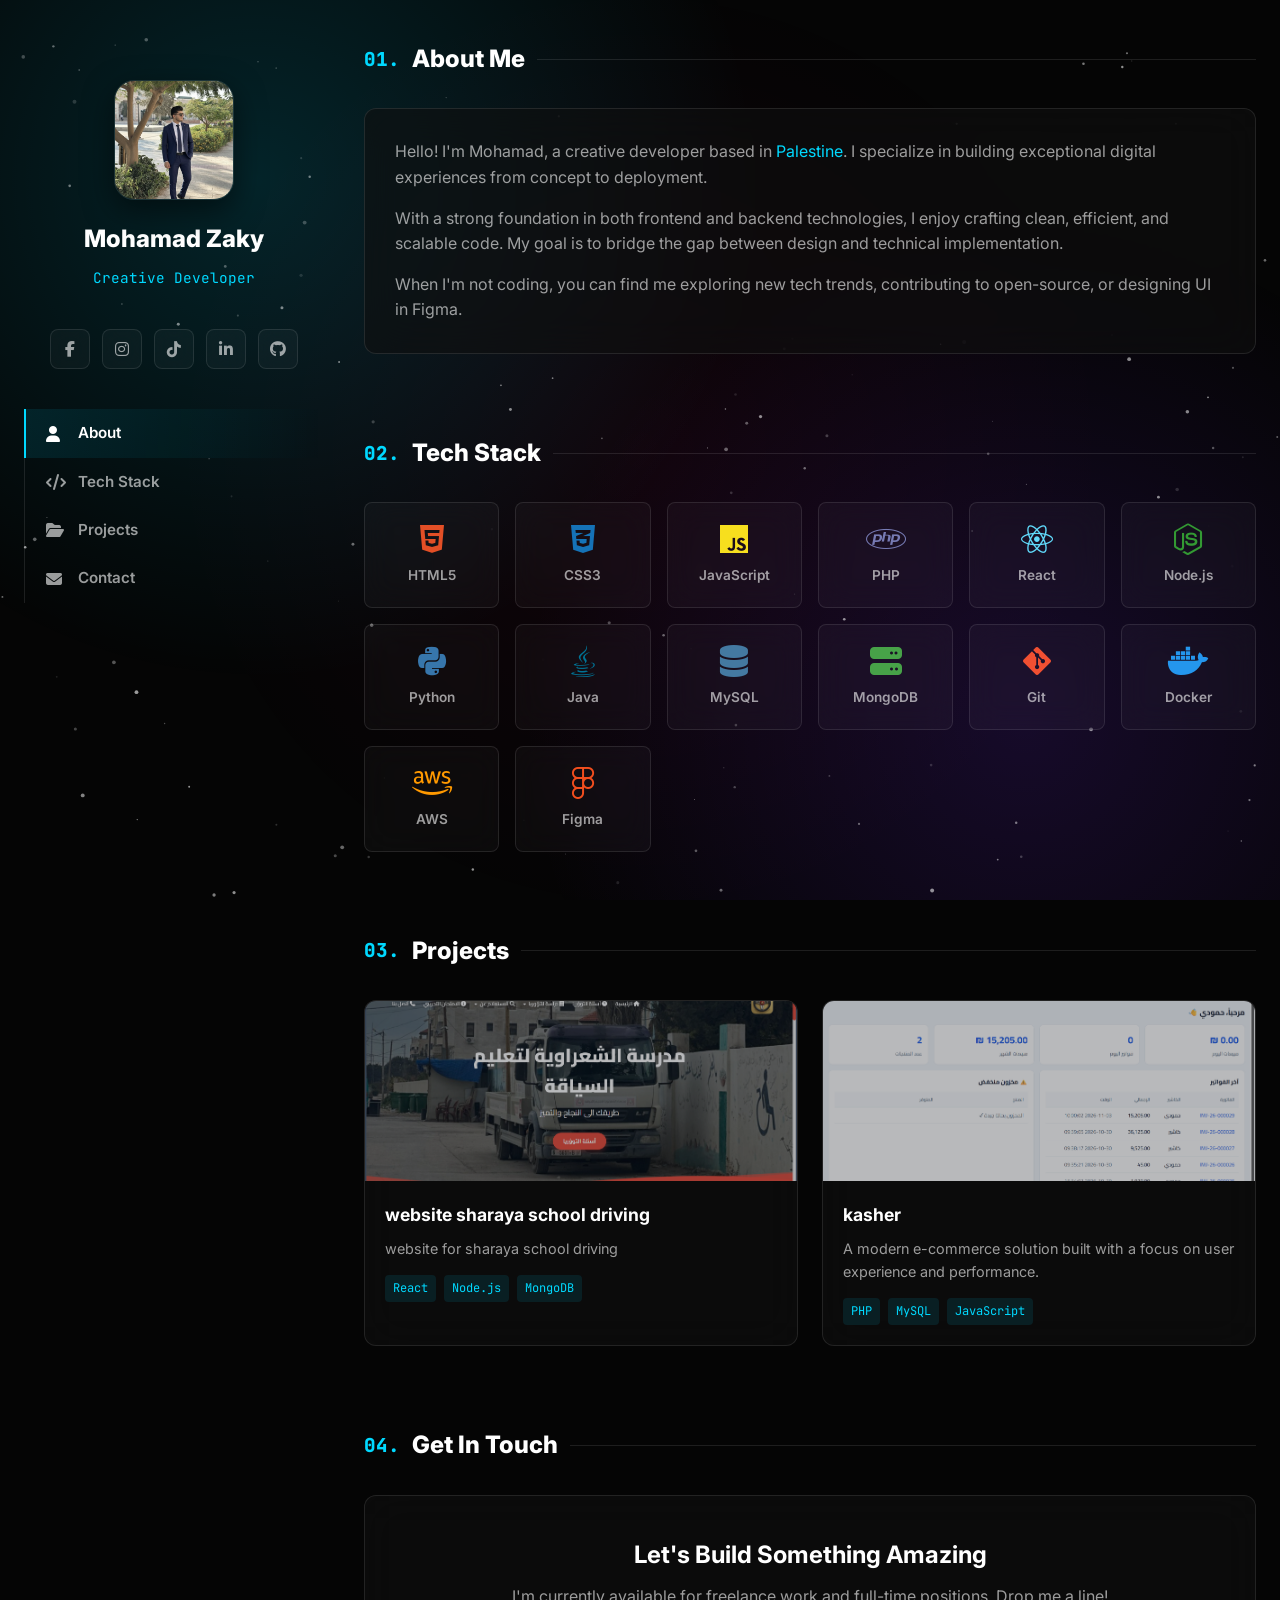
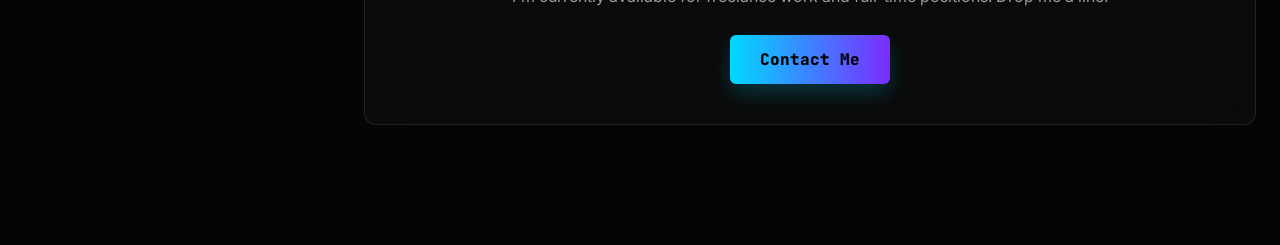
<file: index.html>
<!DOCTYPE html>
<html lang="en">
<head>
    <meta charset="UTF-8">
    <meta name="viewport" content="width=device-width, initial-scale=1.0">
    <title>Mohamad Zaky | Creative Developer</title>
    <!-- 仅保留必要的图标库 -->
     <link rel="shortcut icon" type="image/x-icon" href="img/m.png">
    <link rel="stylesheet" href="https://cdnjs.cloudflare.com/ajax/libs/font-awesome/6.5.1/css/all.min.css">
    <link href="https://fonts.googleapis.com/css2?family=Inter:wght@300;400;600;800&family=JetBrains+Mono:wght@400;600&family=Poppins:wght@400;600;800&display=swap" rel="stylesheet">
    <style>
        /* ================= 设计系统变量 ================= */
        :root {
            --bg-primary: #050505;
            --bg-card: rgba(15, 15, 15, 0.6);
            --bg-card-solid: #12141c;
            --border-color: rgba(255, 255, 255, 0.1);
            --text-primary: #ffffff;
            --text-secondary: rgba(255, 255, 255, 0.6);
            --accent-color: #00d9ff;
            --accent-purple: #7b2cff;
            --accent-pink: #ff0080;
            --font-main: 'Inter', 'Poppins', sans-serif;
            --font-code: 'JetBrains Mono', monospace;
        }

        /* ================= RESET ================= */
        * {
            margin: 0;
            padding: 0;
            box-sizing: border-box;
        }

        html {
            scroll-behavior: smooth;
        }

        body {
            font-family: var(--font-main);
            color: var(--text-primary);
            line-height: 1.6;
            overflow-x: hidden;
            display: flex;
            flex-direction: column;
            background: var(--bg-primary); /* 备用纯色背景 */
        }

        /* 滚动条美化 */
        ::-webkit-scrollbar {
            width: 8px;
        }
        ::-webkit-scrollbar-track {
            background: var(--bg-primary);
        }
        ::-webkit-scrollbar-thumb {
            background: var(--border-color);
            border-radius: 4px;
        }
        ::-webkit-scrollbar-thumb:hover {
            background: var(--accent-color);
        }

        /* ================= 动态极光背景 ================= */
        .aurora-bg {
            position: fixed;
            top: 0;
            left: 0;
            width: 100%;
            height: 100%;
            z-index: -2;
            background: 
                radial-gradient(circle at 20% 20%, rgba(0, 217, 255, 0.15) 0%, transparent 40%),
                radial-gradient(circle at 80% 80%, rgba(123, 44, 255, 0.15) 0%, transparent 40%),
                radial-gradient(circle at 50% 50%, rgba(255, 0, 128, 0.05) 0%, transparent 60%);
            animation: auroraShift 10s ease-in-out infinite alternate;
        }

        @keyframes auroraShift {
            0% { transform: scale(1) translate(0, 0); filter: hue-rotate(0deg); }
            100% { transform: scale(1.1) translate(-20px, 20px); filter: hue-rotate(30deg); }
        }

        /* ================= 粒子画布 ================= */
        #particle-canvas {
            position: fixed;
            top: 0;
            left: 0;
            width: 100%;
            height: 100%;
            z-index: -1;
            pointer-events: none;
        }

        /* ================= 布局结构 ================= */
        .layout-wrapper {
            display: flex;
            max-width: 1400px;
            margin: 0 auto;
            padding: 0 24px;
            gap: 40px;
            position: relative;
            z-index: 1;
        }

        /* ================= 侧边栏 ================= */
        .sidebar {
            width: 300px;
            flex-shrink: 0;
            position: sticky;
            top: 40px;
            height: calc(100vh - 80px);
            display: flex;
            flex-direction: column;
            padding: 40px 0;
        }

        .profile-header {
            text-align: center;
            margin-bottom: 40px;
        }

        .avatar-box {
            position: relative;
            width: 120px;
            height: 120px;
            margin: 0 auto 20px;
            border-radius: 20px;
            overflow: hidden;
            border: 1px solid var(--border-color);
            box-shadow: 0 10px 30px rgba(0, 0, 0, 0.5);
        }

        .avatar-box img {
            width: 100%;
            height: 100%;
            object-fit: cover;
            filter: grayscale(20%);
            transition: filter 0.3s ease;
        }

        .avatar-box:hover img {
            filter: grayscale(0%);
        }

        .profile-header h1 {
            font-size: 1.5rem;
            font-weight: 800;
            margin-bottom: 0.5rem;
        }

        .profile-header .role {
            font-family: var(--font-code);
            color: var(--accent-color);
            font-size: 0.9rem;
        }

        .social-links {
            display: flex;
            justify-content: center;
            gap: 12px;
            margin-bottom: 40px;
        }

        .social-links a {
            width: 40px;
            height: 40px;
            display: flex;
            align-items: center;
            justify-content: center;
            border: 1px solid var(--border-color);
            border-radius: 8px;
            color: var(--text-secondary);
            text-decoration: none;
            background: rgba(255, 255, 255, 0.03);
            backdrop-filter: blur(10px);
            transition: all 0.3s ease;
        }

        .social-links a:hover {
            color: var(--accent-color);
            border-color: var(--accent-color);
            background: rgba(0, 217, 255, 0.1);
            transform: translateY(-2px);
        }

        .nav-menu {
            list-style: none;
            border-left: 1px solid var(--border-color);
        }

        .nav-menu li a {
            display: flex;
            align-items: center;
            gap: 12px;
            padding: 12px 20px;
            color: var(--text-secondary);
            text-decoration: none;
            font-weight: 600;
            font-size: 0.95rem;
            border-left: 2px solid transparent;
            margin-left: -1px;
            transition: all 0.3s ease;
        }

        .nav-menu li a:hover,
        .nav-menu li a.active {
            color: var(--text-primary);
            border-left-color: var(--accent-color);
            background: linear-gradient(90deg, rgba(0, 217, 255, 0.1), transparent);
        }

        .nav-menu li a i {
            font-size: 1rem;
            width: 20px;
        }

        /* ================= 主内容区 ================= */
        .main-content {
            flex-grow: 1;
            padding: 40px 0;
        }

        section {
            margin-bottom: 80px;
            scroll-margin-top: 40px;
        }

        .section-title {
            display: flex;
            align-items: center;
            gap: 12px;
            font-size: 1.5rem;
            font-weight: 800;
            margin-bottom: 30px;
            color: var(--text-primary);
        }

        .section-title .num {
            font-family: var(--font-code);
            color: var(--accent-color);
            font-size: 1.2rem;
        }

        .section-title::after {
            content: '';
            flex-grow: 1;
            height: 1px;
            background: var(--border-color);
        }

        /* ================= 玻璃态卡片基础样式 ================= */
        .glass-card {
            background: var(--bg-card);
            backdrop-filter: blur(20px);
            -webkit-backdrop-filter: blur(20px);
            border: 1px solid var(--border-color);
            border-radius: 12px;
        }

        .about-card {
            padding: 30px;
        }

        .about-card p {
            color: var(--text-secondary);
            margin-bottom: 15px;
        }

        .about-card p:last-child {
            margin-bottom: 0;
        }

        .about-card .highlight {
            color: var(--accent-color);
        }

        /* ================= 技能栈 ================= */
        .tech-grid {
            display: grid;
            grid-template-columns: repeat(auto-fill, minmax(120px, 1fr));
            gap: 16px;
        }

        .tech-item {
            background: rgba(255, 255, 255, 0.03);
            backdrop-filter: blur(15px);
            border: 1px solid var(--border-color);
            border-radius: 8px;
            padding: 20px;
            display: flex;
            flex-direction: column;
            align-items: center;
            gap: 10px;
            transition: all 0.3s ease;
        }

        .tech-item:hover {
            transform: translateY(-4px);
            border-color: var(--accent-color);
            box-shadow: 0 10px 20px rgba(0, 217, 255, 0.1);
            background: rgba(255, 255, 255, 0.05);
        }

        .tech-item i {
            font-size: 2rem;
        }

        .tech-item span {
            font-size: 0.85rem;
            font-weight: 600;
            color: var(--text-secondary);
        }

        /* ================= 项目展示 ================= */
        .projects-grid {
            display: grid;
            grid-template-columns: repeat(auto-fit, minmax(300px, 1fr));
            gap: 24px;
        }

        .project-card {
            overflow: hidden;
            transition: all 0.3s ease;
        }

        .project-card:hover {
            border-color: rgba(0, 217, 255, 0.5);
        }

        .project-img {
            width: 100%;
            height: 180px;
            background: var(--bg-card-solid);
            position: relative;
            overflow: hidden;
        }

        .project-img img {
            width: 100%;
            height: 100%;
            object-fit: cover;
            opacity: 0.7;
            transition: transform 0.4s ease, opacity 0.4s ease;
        }

        .project-card:hover .project-img img {
            transform: scale(1.05);
            opacity: 1;
        }

        .project-info {
            padding: 20px;
        }

        .project-info h3 {
            font-size: 1.1rem;
            margin-bottom: 8px;
        }

        .project-info p {
            font-size: 0.9rem;
            color: var(--text-secondary);
            margin-bottom: 15px;
        }

        .project-tags {
            display: flex;
            flex-wrap: wrap;
            gap: 8px;
        }

        .project-tags span {
            font-family: var(--font-code);
            font-size: 0.75rem;
            padding: 4px 8px;
            background: rgba(0, 217, 255, 0.1);
            border-radius: 4px;
            color: var(--accent-color);
        }

        /* ================= 联系方式 ================= */
        .contact-container {
            padding: 40px;
            text-align: center;
        }

        .contact-container h3 {
            font-size: 1.5rem;
            margin-bottom: 10px;
        }

        .contact-container p {
            color: var(--text-secondary);
            margin-bottom: 25px;
        }

        .cta-btn {
            display: inline-block;
            padding: 12px 30px;
            background: linear-gradient(90deg, var(--accent-color), var(--accent-purple));
            color: #050505;
            text-decoration: none;
            font-weight: 800;
            border-radius: 6px;
            transition: all 0.3s ease;
            font-family: var(--font-code);
            box-shadow: 0 10px 20px rgba(0, 217, 255, 0.2);
        }

        .cta-btn:hover {
            transform: translateY(-2px);
            box-shadow: 0 15px 30px rgba(0, 217, 255, 0.4);
        }

        /* ================= 响应式 ================= */
        @media (max-width: 1024px) {
            .layout-wrapper {
                flex-direction: column;
                padding: 0 16px;
            }
            .sidebar {
                width: 100%;
                position: relative;
                height: auto;
                border-bottom: 1px solid var(--border-color);
                margin-bottom: 20px;
            }
            .nav-menu {
                display: flex;
                list-style: none;
                border-left: none;
                justify-content: center;
                flex-wrap: wrap;
                gap: 10px;
            }
            .nav-menu li a {
                border-left: none;
                border-bottom: 2px solid transparent;
                margin-left: 0;
                padding: 8px 16px;
            }
            .nav-menu li a:hover,
            .nav-menu li a.active {
                border-left: none;
                border-bottom-color: var(--accent-color);
                background: transparent;
            }
        }
    </style>
</head>
<body>

    <!-- 动态极光背景 -->
    <div class="aurora-bg"></div>
    <!-- 粒子画布 -->
    <canvas id="particle-canvas"></canvas>

    <div class="layout-wrapper">
        <!-- 侧边栏 -->
        <aside class="sidebar">
            <div class="profile-header">
                <div class="avatar-box">
                    <img src="img/mohamad2006.jpeg" alt="Mohamad Zaky">
                </div>
                <h1>Mohamad Zaky</h1>
                <div class="role">Creative Developer</div>
            </div>

            <div class="social-links">
                <a href="https://www.facebook.com/mohamad.hussein.346490" target="_blank" aria-label="Facebook"><i class="fa-brands fa-facebook-f"></i></a>
                <a href="https://www.instagram.com/mohamad4_4zaky" target="_blank" aria-label="Instagram"><i class="fa-brands fa-instagram"></i></a>
                <a href="https://www.tiktok.com/@mohamadzaky05" target="_blank" aria-label="TikTok"><i class="fa-brands fa-tiktok"></i></a>
                <a href="https://www.linkedin.com/in/mohamad-zaky-309762400/" target="_blank" aria-label="LinkedIn"><i class="fa-brands fa-linkedin-in"></i></a>
                <a href="https://github.com/" target="_blank" aria-label="GitHub"><i class="fa-brands fa-github"></i></a>
            </div>

            <ul class="nav-menu">
                <li><a href="#about" class="active"><i class="fa-solid fa-user"></i> About</a></li>
                <li><a href="#skills"><i class="fa-solid fa-code"></i> Tech Stack</a></li>
                <li><a href="#projects"><i class="fa-solid fa-folder-open"></i> Projects</a></li>
                <li><a href="#contact"><i class="fa-solid fa-envelope"></i> Contact</a></li>
            </ul>
        </aside>

        <!-- 主内容区 -->
        <main class="main-content">
            
            <!-- 关于我 -->
            <section id="about">
                <h2 class="section-title"><span class="num">01.</span> About Me</h2>
                <div class="glass-card about-card">
                    <p>Hello! I'm Mohamad, a creative developer based in <span class="highlight">Palestine</span>. I specialize in building exceptional digital experiences from concept to deployment.</p>
                    <p>With a strong foundation in both frontend and backend technologies, I enjoy crafting clean, efficient, and scalable code. My goal is to bridge the gap between design and technical implementation.</p>
                    <p>When I'm not coding, you can find me exploring new tech trends, contributing to open-source, or designing UI in Figma.</p>
                </div>
            </section>

            <!-- 技能栈 -->
            <section id="skills">
                <h2 class="section-title"><span class="num">02.</span> Tech Stack</h2>
                <div class="tech-grid">
                    <div class="tech-item"><i class="fa-brands fa-html5" style="color: #E34F26;"></i><span>HTML5</span></div>
                    <div class="tech-item"><i class="fa-brands fa-css3-alt" style="color: #1572B6;"></i><span>CSS3</span></div>
                    <div class="tech-item"><i class="fa-brands fa-js" style="color: #F7DF1E;"></i><span>JavaScript</span></div>
                    <div class="tech-item"><i class="fa-brands fa-php" style="color: #777BB4;"></i><span>PHP</span></div>
                    <div class="tech-item"><i class="fa-brands fa-react" style="color: #61DAFB;"></i><span>React</span></div>
                    <div class="tech-item"><i class="fa-brands fa-node-js" style="color: #339933;"></i><span>Node.js</span></div>
                    <div class="tech-item"><i class="fa-brands fa-python" style="color: #3776AB;"></i><span>Python</span></div>
                    <div class="tech-item"><i class="fa-brands fa-java" style="color: #007396;"></i><span>Java</span></div>
                    <div class="tech-item"><i class="fa-solid fa-database" style="color: #4479A1;"></i><span>MySQL</span></div>
                    <div class="tech-item"><i class="fa-solid fa-server" style="color: #47A248;"></i><span>MongoDB</span></div>
                    <div class="tech-item"><i class="fa-brands fa-git-alt" style="color: #F05032;"></i><span>Git</span></div>
                    <div class="tech-item"><i class="fa-brands fa-docker" style="color: #2496ED;"></i><span>Docker</span></div>
                    <div class="tech-item"><i class="fa-brands fa-aws" style="color: #FF9900;"></i><span>AWS</span></div>
                    <div class="tech-item"><i class="fa-brands fa-figma" style="color: #F24E1E;"></i><span>Figma</span></div>
                </div>
            </section>

            <!-- 项目展示 -->
            <section id="projects">
                <h2 class="section-title"><span class="num">03.</span> Projects</h2>
                <div class="projects-grid">
                    <div class="glass-card project-card">
                        <div class="project-img">
                            <img src="img/sh.png" alt="Project 1">
                        </div>
                        <div class="project-info">
                            <h3>website sharaya school driving</h3>
                            <p>website for sharaya school driving</p>
                            <div class="project-tags">
                                <span>React</span><span>Node.js</span><span>MongoDB</span>
                            </div>
                        </div>
                    </div>
                    
                    <div class="glass-card project-card">
                        <div class="project-img">
                            <img src="img/kasher.png" alt="Project 2">
                        </div>
                        <div class="project-info">
                            <h3>kasher</h3>
                            <p>A modern e-commerce solution built with a focus on user experience and performance.</p>
                            <div class="project-tags">
                                <span>PHP</span><span>MySQL</span><span>JavaScript</span>
                            </div>
                        </div>
                    </div>

               
                </div>
            </section>

    
            <section id="contact">
                <h2 class="section-title"><span class="num">04.</span> Get In Touch</h2>
                <div class="glass-card contact-container">
                    <h3>Let's Build Something Amazing</h3>
                    <p>I'm currently available for freelance work and full-time positions. Drop me a line!</p>
                    <a href="conact.html" class="cta-btn">Contact Me</a>
                </div>
            </section>

        </main>
    </div>

    <script>
        // ================= 滚动监听导航高亮 =================
        const sections = document.querySelectorAll('section');
        const navLinks = document.querySelectorAll('.nav-menu li a');

        window.addEventListener('scroll', () => {
            let current = '';
            const scrollPos = window.pageYOffset + 100;

            sections.forEach(section => {
                const sectionTop = section.offsetTop;
                const sectionHeight = section.clientHeight;
                
                if (scrollPos >= sectionTop && scrollPos < sectionTop + sectionHeight) {
                    current = section.getAttribute('id');
                }
            });

            navLinks.forEach(link => {
                link.classList.remove('active');
                if (link.getAttribute('href').includes(current)) {
                    link.classList.add('active');
                }
            });
        });

        // ================= 粒子背景动画 =================
        const canvas = document.getElementById('particle-canvas');
        const ctx = canvas.getContext('2d');
        let particles = [];

        function resizeCanvas() {
            canvas.width = window.innerWidth;
            canvas.height = window.innerHeight;
        }
        resizeCanvas();
        window.addEventListener('resize', resizeCanvas);

        class Particle {
            constructor() {
                this.reset();
            }

            reset() {
                this.x = Math.random() * canvas.width;
                this.y = Math.random() * canvas.height;
                this.size = Math.random() * 1.5 + 0.5;
                this.speedX = (Math.random() - 0.5) * 0.5;
                this.speedY = (Math.random() - 0.5) * 0.5;
                this.opacity = Math.random() * 0.5 + 0.1;
            }

            update() {
                this.x += this.speedX;
                this.y += this.speedY;

                if (this.x < 0 || this.x > canvas.width || this.y < 0 || this.y > canvas.height) {
                    this.reset();
                }
            }

            draw() {
                ctx.fillStyle = `rgba(255, 255, 255, ${this.opacity})`;
                ctx.beginPath();
                ctx.arc(this.x, this.y, this.size, 0, Math.PI * 2);
                ctx.fill();
            }
        }

        function initParticles() {
            particles = [];
            const numParticles = Math.floor((canvas.width * canvas.height) / 8000);
            for (let i = 0; i < numParticles; i++) {
                particles.push(new Particle());
            }
        }

        function animateParticles() {
            ctx.clearRect(0, 0, canvas.width, canvas.height);
            particles.forEach(p => {
                p.update();
                p.draw();
            });
            requestAnimationFrame(animateParticles);
        }

        initParticles();
        animateParticles();
    </script>

</body>
</html>
</file>
